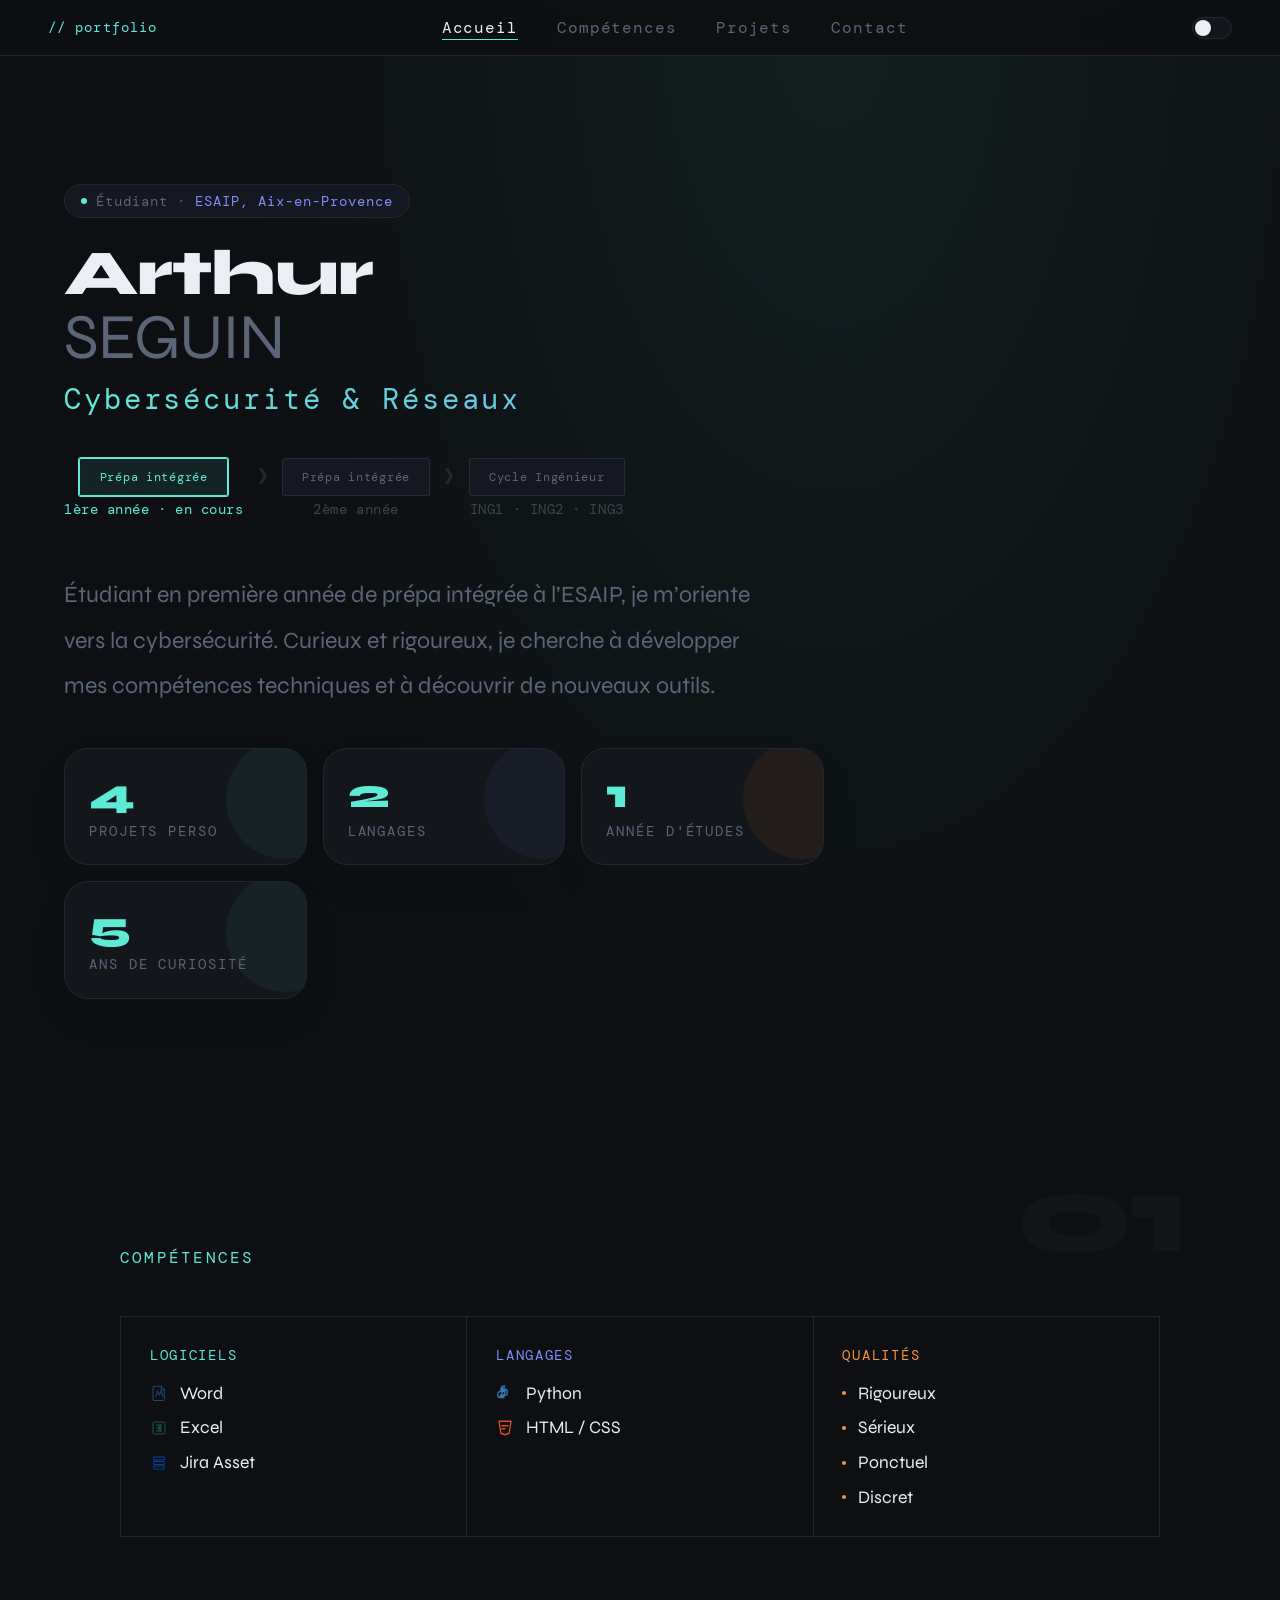
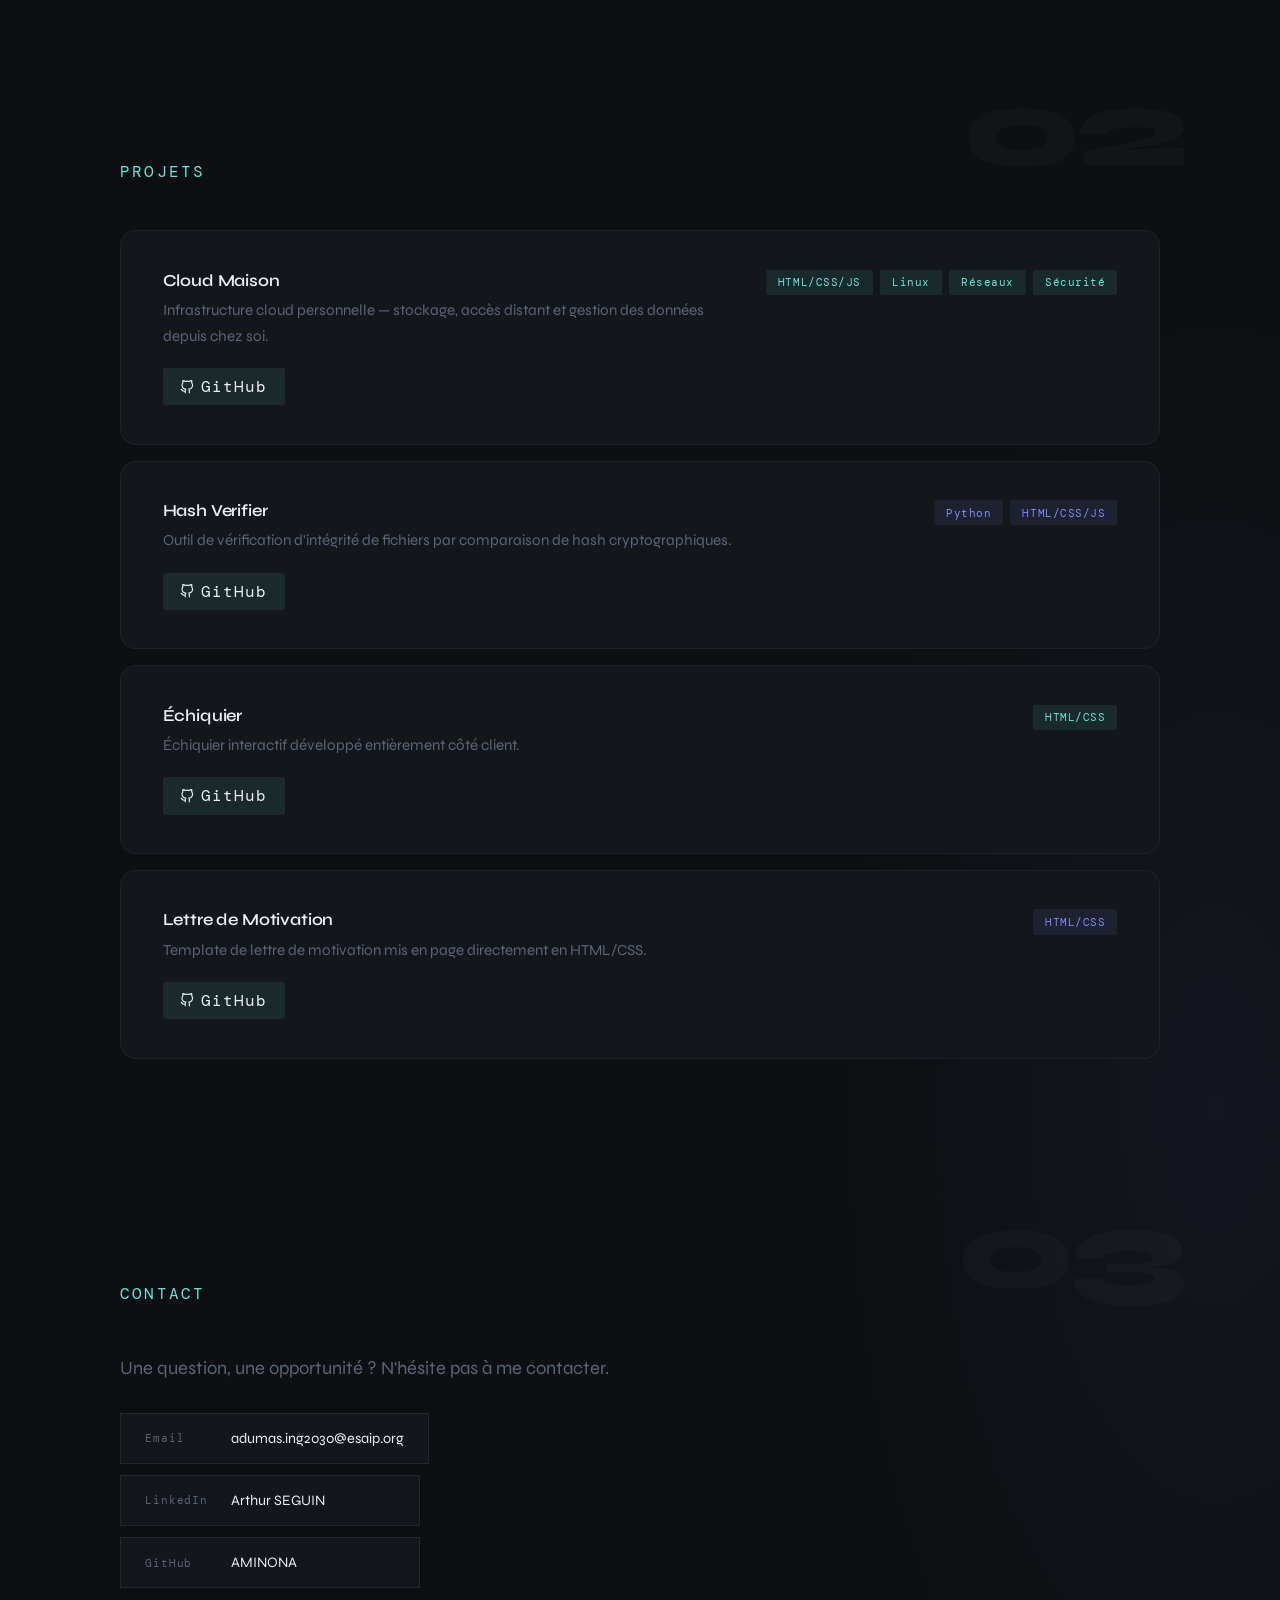
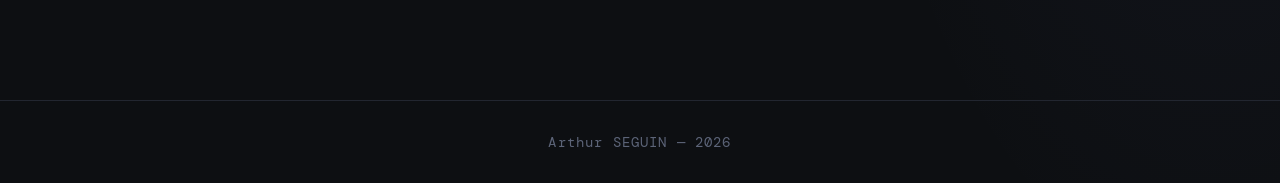
<file: index.html>
<!DOCTYPE html>
<html lang="fr" data-theme="dark">

<head>
	<meta charset="UTF-8" />
	<meta name="viewport" content="width=device-width, initial-scale=1.0" />
	<title>Portfolio — Arthur SEGUIN</title>
	<!-- Fonts Google -->
	<link rel="preconnect" href="https://fonts.googleapis.com" />
	<link rel="preconnect" href="https://fonts.gstatic.com" crossorigin />
	<link
		href="https://fonts.googleapis.com/css2?family=DM+Mono:ital,wght@0,300;0,400;0,500;1,300&family=Syne:wght@400;500;600;700;800&display=swap"
		rel="stylesheet" />
	<!-- Favicon de la page -->
	<link rel="icon" type="image/png" href="images/favicon.png">
	<!-- Fichier CSS principal -->
	<link rel="stylesheet" href="style/index.css" />
	<!-- Script JavaScript (defer = s'exécute après le chargement HTML) -->
	<script src="js/script.js" defer></script>
</head>

<body>
	<nav>
		<a href="https://aminona.github.io/portfolio/" class="nav-logo">// portfolio</a>
		<ul class="nav-links">
			<li><a href="#about" data-section="about">Accueil</a></li>
			<li><a href="#skills" data-section="skills">Compétences</a></li>
			<li><a href="#projects" data-section="projects">Projets</a></li>
			<li><a href="#contact" data-section="contact">Contact</a></li>
		</ul>
		<div class="toggle" id="themeToggle" title="Changer de thème" aria-label="Toggle theme"></div>
	</nav>
	<main>
		<!-- SECTION 1 : À PROPOS - Présentation et statistiques -->
		<section id="about">
			<div class="hero-school-badge">Étudiant · <span>ESAIP, Aix-en-Provence</span></div>
			<h1>Arthur<br /><em>SEGUIN</em></h1>
			<div class="hero-title">Cybersécurité &amp; Réseaux</div>
			<div class="parcours">
				<div class="parcours-step active">
					<div class="step-label">Prépa intégrée</div>
					<div class="step-sub blink">1ère année · en cours</div>
				</div>
				<div class="parcours-arrow">›</div>
				<div class="parcours-step future">
					<div class="step-label">Prépa intégrée</div>
					<div class="step-sub">2ème année</div>
				</div>
				<div class="parcours-arrow">›</div>
				<div class="parcours-step future">
					<div class="step-label">Cycle Ingénieur</div>
					<div class="step-sub">ING1 · ING2 · ING3</div>
				</div>
			</div>
			<p class="hero-bio">
				Étudiant en première année de prépa intégrée à l’ESAIP, je m’oriente vers la cybersécurité.
				Curieux et rigoureux, je cherche à développer mes compétences techniques et à découvrir de nouveaux
				outils.
			</p>
			<div class="hero-stats">
				<div onclick="window.location.href='#projects'" style="cursor: pointer;" class="stat-item">
					<div class="stat-value" data-target="4">0</div>
					<div class="stat-label">Projets perso</div>
				</div>
				<div class="stat-item">
					<div class="stat-value" data-target="2">0</div>
					<div class="stat-label">Langages</div>
				</div>
				<div class="stat-item">
					<div class="stat-value" data-target="1">0</div>
					<div class="stat-label">Année d'études</div>
				</div>
				<div class="stat-item">
					<div class="stat-value" data-target="5">0</div>
					<div class="stat-label">Ans de curiosité</div>
				</div>
			</div>
		</section>
		<!-- SECTION 2 : COMPÉTENCES - Langages, logiciels et qualités -->
		<section id="skills">
			<div class="sec-num">01</div>
			<div class="section-label fade-in">Compétences</div>
			<div class="skills-grid fade-in">
				<div class="skill-group">
					<div class="skill-group-title">Logiciels</div>
					<ul class="skill-list">
						<li class="skill-item word"><span class="skill-icon"><svg viewBox="0 0 24 24">
									<path d="M5 3h10l4 4v14a1 1 0 0 1-1 1H5a1 1 0 0 1-1-1V4a1 1 0 0 1 1-1z" />
									<path d="M15 3v5h5" />
									<path d="M8 17l2-8 2.5 6L15 9l2 8" />
								</svg></span>Word</li>
						<li class="skill-item excel"><span class="skill-icon"><svg viewBox="0 0 24 24">
									<rect x="4" y="4" width="16" height="16" rx="2" />
									<path d="M8 8h8" />
									<path d="M8 12h8" />
									<path d="M8 16h8" />
									<path d="M11 8l4 8" />
									<path d="M15 8l-4 8" />
								</svg></span>Excel</li>
						<li class="skill-item jira"><span class="skill-icon"><svg viewBox="0 0 24 24">
									<path d="M5 4h14v4H5z" />
									<path d="M5 10h14v4H5z" />
									<path d="M5 16h14v4H5z" />
								</svg></span>Jira Asset</li>
					</ul>
				</div>
				<div class="skill-group">
					<div class="skill-group-title">Langages</div>
					<ul class="skill-list">
						<li class="skill-item python"><span class="skill-icon"><svg viewBox="0 0 24 24" fill="none"
									stroke="currentColor" stroke-width="1.8" stroke-linecap="round"
									stroke-linejoin="round">
									<path
										d="M11.5 2.5c-3 0-5 1.7-5 4.5v2h5v1h-6a3 3 0 0 0-3 3v2a3 3 0 0 0 3 3h5v-1.5h-4.5v-1.5h6c1.8 0 3-1.3 3-3v-2c0-1.7-1.2-3-3-3h-5v1h5v2.5c0 2.8-2 4.5-5 4.5z" />
									<circle cx="9" cy="6.5" r="1" />
								</svg></span>Python</li>
						<li class="skill-item htmlcss"><span class="skill-icon"><svg viewBox="0 0 24 24" fill="none"
									stroke="currentColor" stroke-width="1.8" stroke-linecap="round"
									stroke-linejoin="round">
									<path d="M4 3h16l-2.5 16L12 21l-5.5-2L4 3z" />
									<path d="M8 9h8M8 13h4" />
								</svg></span>HTML / CSS</li>
					</ul>
				</div>
				<div class="skill-group">
					<div class="skill-group-title">Qualités</div>
					<ul class="skill-list">
						<li class="skill-item"><span class="skill-dot"></span>Rigoureux</li>
						<li class="skill-item"><span class="skill-dot"></span>Sérieux</li>
						<li class="skill-item"><span class="skill-dot"></span>Ponctuel</li>
						<li class="skill-item"><span class="skill-dot"></span>Discret</li>
					</ul>
				</div>
			</div>
		</section>
		<!-- SECTION 3 : PROJETS - Liste des projets avec liens et aperçus -->
		<section id="projects">
			<div class="sec-num">02</div>
			<div class="section-label fade-in">Projets</div>
			<div class="projects-list fade-in">
				<div class="project-item featured">
					<div class="project-top">
						<div class="project-info">
							<div class="project-name">Cloud Maison</div>
							<div class="project-desc">Infrastructure cloud personnelle — stockage, accès distant et
								gestion des données depuis chez soi.</div>
						</div>
						<div class="project-tags"><span class="project-tag">HTML/CSS/JS</span><span
								class="project-tag">Linux</span><span class="project-tag">Réseaux</span><span
								class="project-tag">Sécurité</span></div>
					</div>
					<div class="project-links">
						<a href="https://github.com/AMINONA/Cloud" target="_blank" rel="noopener"
							class="project-btn"><svg viewBox="0 0 24 24">
								<path
									d="M9 19c-5 1.5-5-2.5-7-3m14 6v-3.87a3.37 3.37 0 0 0-.94-2.61c3.14-.35 6.44-1.54 6.44-7A5.44 5.44 0 0 0 20 4.77 5.07 5.07 0 0 0 19.91 1S18.73.65 16 2.48a13.38 13.38 0 0 0-7 0C6.27.65 5.09 1 5.09 1A5.07 5.07 0 0 0 5 4.77a5.44 5.44 0 0 0-1.5 3.78c0 5.42 3.3 6.61 6.44 7A3.37 3.37 0 0 0 9 18.13V22" />
							</svg>GitHub</a>
						<a href="apercu.html" target="_blank" rel="noopener" class="project-btn preview"><svg
								viewBox="0 0 24 24">
								<path d="M18 13v6a2 2 0 0 1-2 2H5a2 2 0 0 1-2-2V8a2 2 0 0 1 2-2h6" />
								<polyline points="15 3 21 3 21 9" />
								<line x1="10" y1="14" x2="21" y2="3" />
							</svg>Aperçu</a>
					</div>
				</div>
				<div class="project-item">
					<div class="project-top">
						<div class="project-info">
							<div class="project-name">Hash Verifier</div>
							<div class="project-desc">Outil de vérification d'intégrité de fichiers par comparaison de
								hash cryptographiques.</div>
						</div>
						<div class="project-tags"><span class="project-tag">Python</span><span
								class="project-tag">HTML/CSS/JS</span></div>
					</div>
					<div class="project-links"><a href="https://github.com/AMINONA/Hash-Verifier" target="_blank"
							rel="noopener" class="project-btn"><svg viewBox="0 0 24 24">
								<path
									d="M9 19c-5 1.5-5-2.5-7-3m14 6v-3.87a3.37 3.37 0 0 0-.94-2.61c3.14-.35 6.44-1.54 6.44-7A5.44 5.44 0 0 0 20 4.77 5.07 5.07 0 0 0 19.91 1S18.73.65 16 2.48a13.38 13.38 0 0 0-7 0C6.27.65 5.09 1 5.09 1A5.07 5.07 0 0 0 5 4.77a5.44 5.44 0 0 0-1.5 3.78c0 5.42 3.3 6.61 6.44 7A3.37 3.37 0 0 0 9 18.13V22" />
							</svg>GitHub</a><a href="apercu.html" target="_blank" rel="noopener"
							class="project-btn preview"><svg viewBox="0 0 24 24">
								<path d="M18 13v6a2 2 0 0 1-2 2H5a2 2 0 0 1 2-2V8a2 2 0 0 1 2-2h6" />
								<polyline points="15 3 21 3 21 9" />
								<line x1="10" y1="14" x2="21" y2="3" />
							</svg>Aperçu</a></div>
				</div>
				<div class="project-item">
					<div class="project-top">
						<div class="project-info">
							<div class="project-name">Échiquier</div>
							<div class="project-desc">Échiquier interactif développé entièrement côté client.</div>
						</div>
						<div class="project-tags"><span class="project-tag">HTML/CSS</span></div>
					</div>
					<div class="project-links"><a href="https://github.com/AMINONA/Chess" target="_blank" rel="noopener"
							class="project-btn"><svg viewBox="0 0 24 24">
								<path
									d="M9 19c-5 1.5-5-2.5-7-3m14 6v-3.87a3.37 3.37 0 0 0-.94-2.61c3.14-.35 6.44-1.54 6.44-7A5.44 5.44 0 0 0 20 4.77 5.07 5.07 0 0 0 19.91 1S18.73.65 16 2.48a13.38 13.38 0 0 0-7 0C6.27.65 5.09 1 5.09 1A5.07 5.07 0 0 0 5 4.77a5.44 5.44 0 0 0-1.5 3.78c0 5.42 3.3 6.61 6.44 7A3.37 3.37 0 0 0 9 18.13V22" />
							</svg>GitHub</a><a href="apercu.html" target="_blank" rel="noopener"
							class="project-btn preview"><svg viewBox="0 0 24 24">
								<path d="M18 13v6a2 2 0 0 1-2 2H5a2 2 0 0 1 2-2V8a2 2 0 0 1 2-2h6" />
								<polyline points="15 3 21 3 21 9" />
								<line x1="10" y1="14" x2="21" y2="3" />
							</svg>Aperçu</a></div>
				</div>
				<div class="project-item">
					<div class="project-top">
						<div class="project-info">
							<div class="project-name">Lettre de Motivation</div>
							<div class="project-desc">Template de lettre de motivation mis en page directement en
								HTML/CSS.</div>
						</div>
						<div class="project-tags"><span class="project-tag">HTML/CSS</span></div>
					</div>
					<div class="project-links"><a href="https://github.com/AMINONA/Lettre-de-motivation-HTML-CSS"
							target="_blank" rel="noopener" class="project-btn"><svg viewBox="0 0 24 24">
								<path
									d="M9 19c-5 1.5-5-2.5-7-3m14 6v-3.87a3.37 3.37 0 0 0-.94-2.61c3.14-.35 6.44-1.54 6.44-7A5.44 5.44 0 0 0 20 4.77 5.07 5.07 0 0 0 19.91 1S18.73.65 16 2.48a13.38 13.38 0 0 0-7 0C6.27.65 5.09 1 5.09 1A5.07 5.07 0 0 0 5 4.77a5.44 5.44 0 0 0-1.5 3.78c0 5.42 3.3 6.61 6.44 7A3.37 3.37 0 0 0 9 18.13V22" />
							</svg>GitHub</a><a href="apercu.html" target="_blank" rel="noopener"
							class="project-btn preview"><svg viewBox="0 0 24 24">
								<path d="M18 13v6a2 2 0 0 1-2 2H5a2 2 0 0 1 2-2V8a2 2 0 0 1 2-2h6" />
								<polyline points="15 3 21 3 21 9" />
								<line x1="10" y1="14" x2="21" y2="3" />
							</svg>Aperçu</a>
					</div>
				</div>
			</div>
		</section>
		<!-- SECTION 4 : CONTACT - Informations et moyens de contact -->
		<section id="contact">
			<div class="sec-num">03</div>
			<div class="section-label fade-in">Contact</div>
			<div class="fade-in">
				<p class="contact-intro">Une question, une opportunité ? N'hésite pas à me contacter.</p>
				<div class="contact-links">
					<a href="mailto:adumas.ing2030@esaip.org" class="contact-link"><span
							class="contact-label">Email</span><span class="contact-value">adumas.ing2030@esaip.org</span></a>
					<a href="https://www.linkedin.com/in/arthur--seguin/" target="_blank" rel="noopener"
						class="contact-link"><span class="contact-label">LinkedIn</span><span
							class="contact-value">Arthur SEGUIN</span></a>
					<a href="https://github.com/AMINONA" target="_blank" rel="noopener" class="contact-link"><span
							class="contact-label">GitHub</span><span class="contact-value">AMINONA</span></a>
				</div>
			</div>
		</section>
	</main>
	<footer>
		<p class="footer-text">Arthur SEGUIN — 2026</p>
	</footer>

	<!-- 
	MODAL DE PRÉVISUALISATION DES PROJETS
	=======================================
	Cette div contient le popup pour voir les projets
	Ouverte/fermée par JavaScript (script.js)
	- Ouverture : clic sur "Aperçu" d'un projet
	- Fermeture : croix, clic en dehors du modal, ou touche Échap
	-->
	<div class="preview-modal" aria-hidden="true">
		<div class="preview-backdrop"></div>
		<div class="preview-content" role="dialog" aria-modal="true" aria-label="Aperçu de projet">
			<div class="preview-header">
				<span class="preview-title">Aperçu du projet</span>
				<button class="preview-close" type="button" aria-label="Fermer l’aperçu">×</button>
			</div>
			<iframe class="preview-iframe" src="" title="Aperçu du projet" frameborder="0"></iframe>
		</div>
	</div>
</body>

</html>
</file>
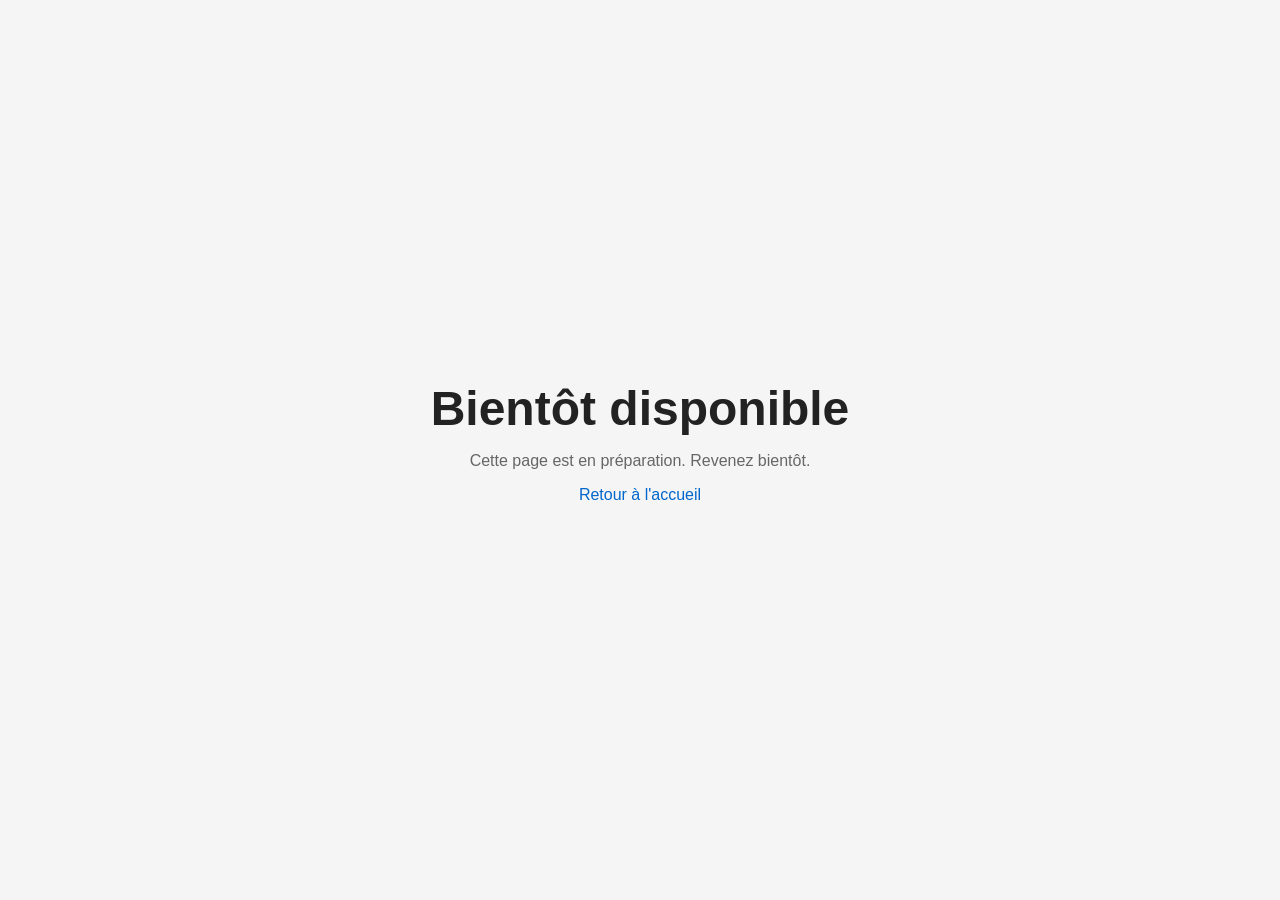
<file: apercu.html>
<!doctype html>
<html lang="fr">

<head>
    <meta charset="utf-8">
    <meta name="viewport" content="width=device-width, initial-scale=1">
    <title>Page d'aperçu — Bientôt disponible</title>
    <style>
        body {
            display: flex;
            align-items: center;
            justify-content: center;
            height: 100vh;
            margin: 0;
            font-family: Arial, Helvetica, sans-serif;
            background: #f5f5f5;
            color: #222
        }

        .container {
            text-align: center;
            padding: 20px
        }

        h1 {
            font-size: 3rem;
            margin: 0
        }

        p {
            margin-top: 1rem;
            color: #666
        }

        a {
            color: #0066cc;
            text-decoration: none
        }

        a:hover {
            text-decoration: underline
        }
    </style>
</head>

<body>
    <div class="container">
        <h1>Bientôt disponible</h1>
        <p>Cette page est en préparation. Revenez bientôt.</p>
        <p><a href="portfolio_v24_refonte.html">Retour à l'accueil</a></p>
    </div>
</body>

</html>
</file>
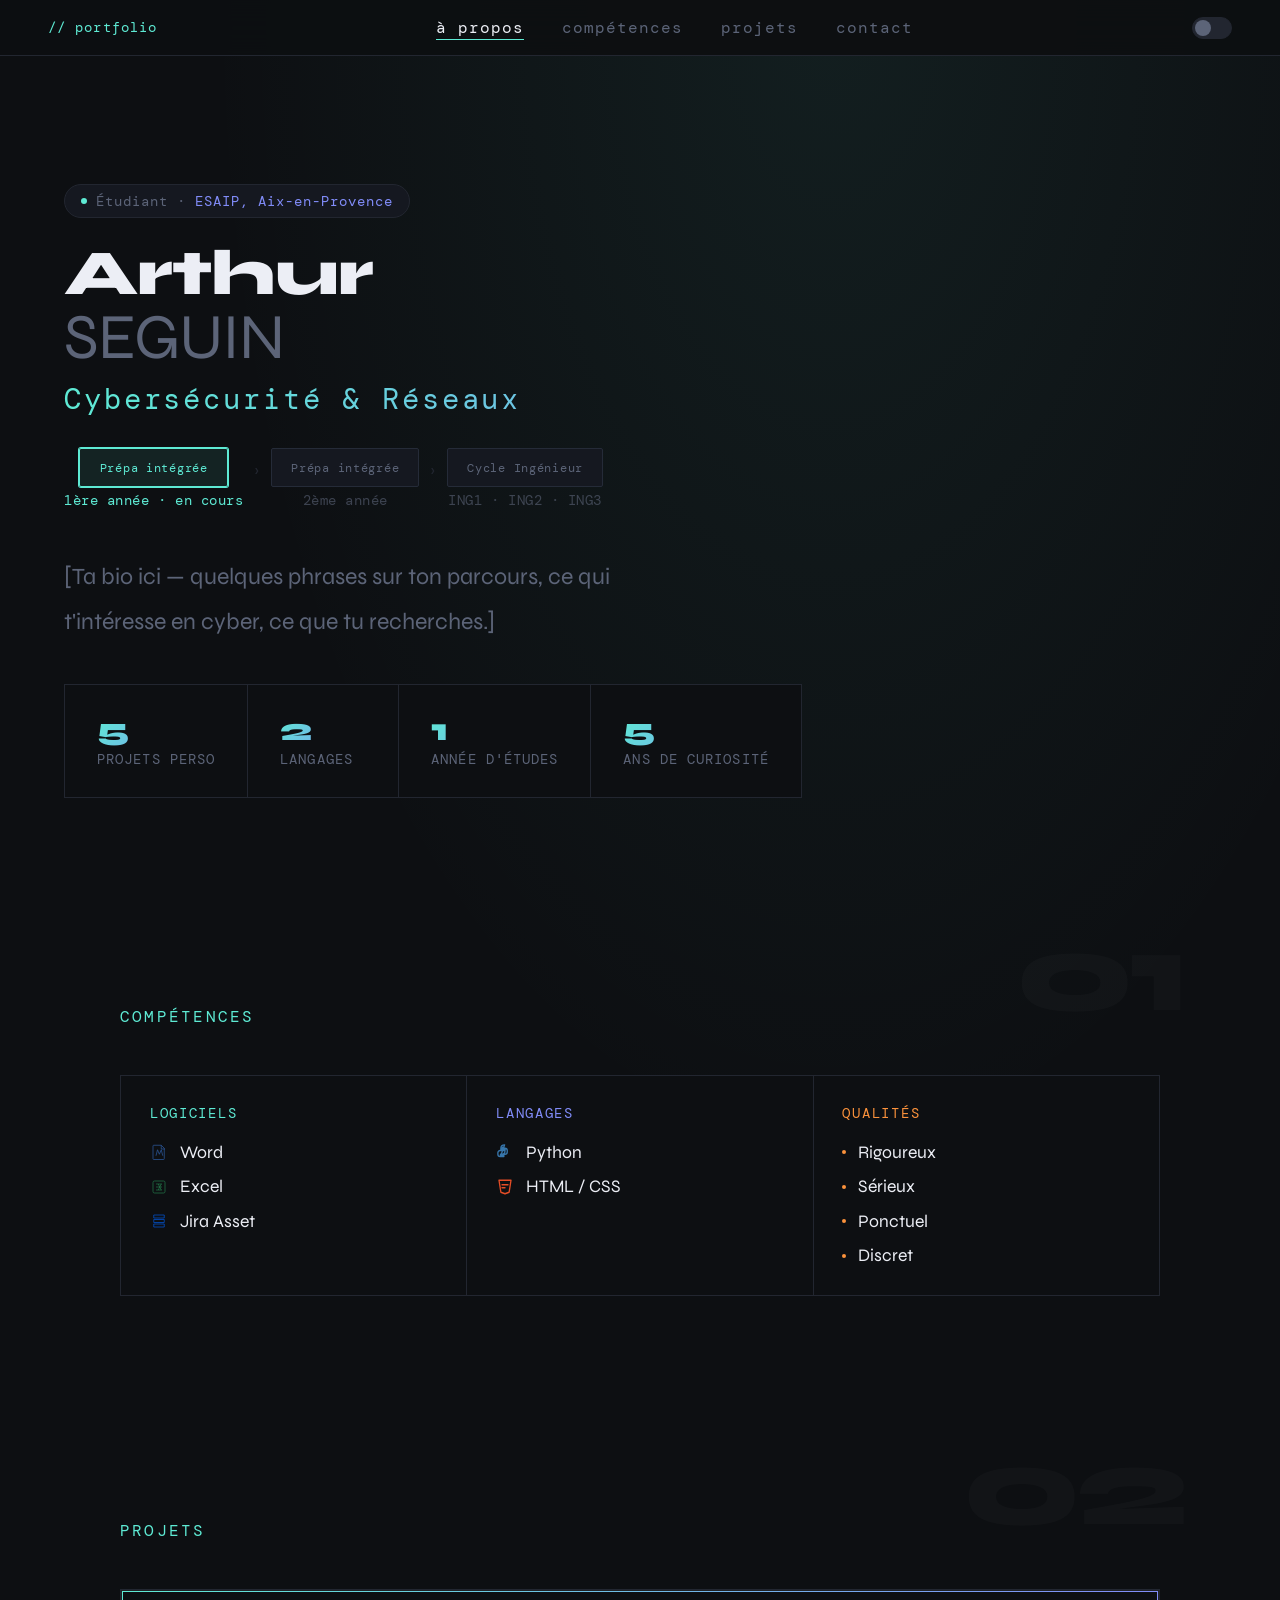
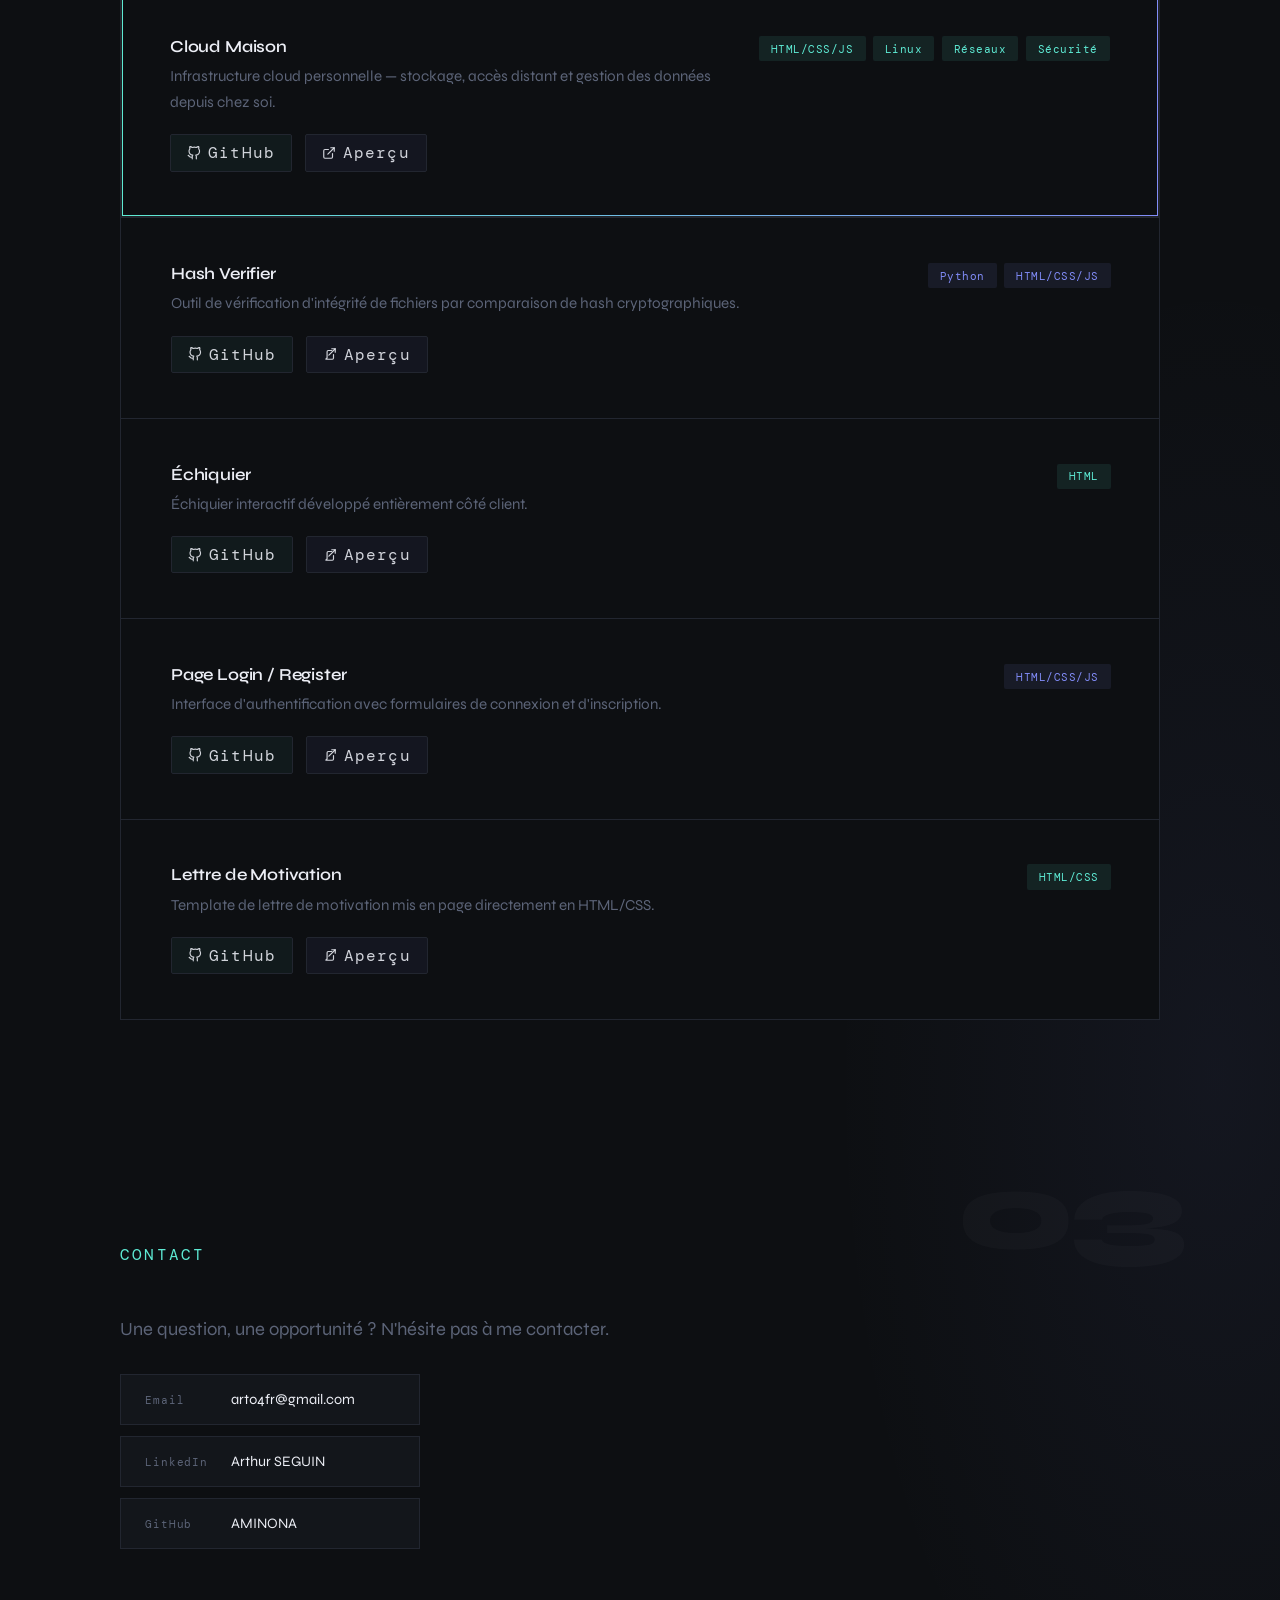
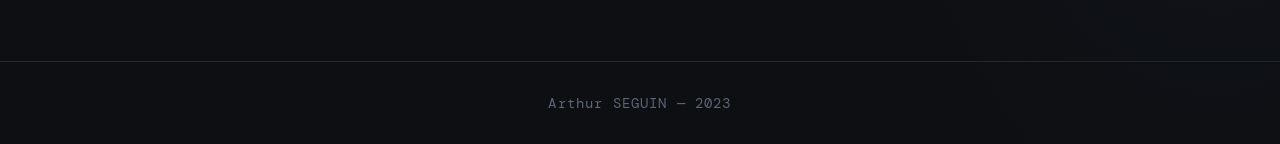
<file: portfolio_v24_refonte.html>
<!DOCTYPE html>
<html lang="fr" data-theme="dark">
<head>
  <meta charset="UTF-8" />
  <meta name="viewport" content="width=device-width, initial-scale=1.0" />
  <title>Portfolio — [Prénom Nom]</title>
  <link rel="preconnect" href="https://fonts.googleapis.com" />
  <link rel="preconnect" href="https://fonts.gstatic.com" crossorigin />
  <link href="https://fonts.googleapis.com/css2?family=DM+Mono:ital,wght@0,300;0,400;0,500;1,300&family=Syne:wght@400;500;600;700;800&display=swap" rel="stylesheet" />
  <style>
    :root {
      --ease: cubic-bezier(.25,.46,.45,.94);
      --transition: .35s var(--ease);
      --bg: #0d0f12;
      --surface: #13161b;
      --border: #222630;
      --text: #eceef5;
      --muted: #5c6478;
      --accent: #5eead4;
      --accent2: #818cf8;
      --accent3: #fb923c;
      --accent-dim: rgba(94,234,212,.09);
      --accent2-dim: rgba(129,140,248,.09);
      --tag-bg: #151820;
      --tag-border: #252b38;
      --num-color: rgba(255,255,255,.025);
      --grad-hero: radial-gradient(ellipse 70% 50% at 65% 0%, rgba(94,234,212,.07) 0%, transparent 70%), radial-gradient(ellipse 50% 40% at 95% 80%, rgba(129,140,248,.06) 0%, transparent 60%);
    }
    [data-theme="light"] {
      --bg: #f8f8f6;
      --surface: #ffffff;
      --border: #e2e4ec;
      --text: #111318;
      --muted: #8890a4;
      --accent: #0d9488;
      --accent2: #4f46e5;
      --accent3: #ea580c;
      --accent-dim: rgba(13,148,136,.07);
      --accent2-dim: rgba(79,70,229,.07);
      --tag-bg: #efefed;
      --tag-border: #dddde2;
      --num-color: rgba(0,0,0,.04);
      --grad-hero: radial-gradient(ellipse 70% 50% at 65% 0%, rgba(13,148,136,.06) 0%, transparent 70%), radial-gradient(ellipse 50% 40% at 95% 80%, rgba(79,70,229,.05) 0%, transparent 60%);
    }

    *, *::before, *::after { box-sizing: border-box; margin: 0; padding: 0; }
    html { scroll-behavior: smooth; }
    body {
      min-height: 100vh;
      overflow-x: hidden;
      font-family: 'Syne', sans-serif;
      background: var(--grad-hero), var(--bg);
      color: var(--text);
      transition: background var(--transition), color var(--transition);
    }
    a { color: inherit; text-decoration: none; }
    ul { list-style: none; }
    ::-webkit-scrollbar { width: 4px; }
    ::-webkit-scrollbar-track { background: var(--bg); }
    ::-webkit-scrollbar-thumb { background: var(--border); border-radius: 2px; }

    nav {
      position: fixed; inset: 0 0 auto 0;
      z-index: 10;
      display: flex; align-items: center; justify-content: space-between;
      padding: 0 3rem;
      height: 56px;
      background: rgba(13,15,18,.94);
      border-bottom: 1px solid var(--border);
      backdrop-filter: blur(14px);
    }
    .nav-logo { font-family: 'DM Mono', monospace; font-size: .85rem; color: var(--accent); letter-spacing: .08em; }
    .nav-links { display: flex; gap: 2.4rem; }
    .nav-links a {
      font-family: 'DM Mono', monospace;
      font-size: 1rem;
      color: var(--muted);
      letter-spacing: .06em;
      padding-bottom: 2px;
      position: relative;
      transition: color .2s;
    }
    .nav-links a::after {
      content: '';
      position: absolute;
      inset: auto 0 0;
      height: 1px;
      background: var(--accent);
      transform: scaleX(0);
      transform-origin: left;
      transition: transform .25s var(--ease);
    }
    .nav-links a:hover,
    .nav-links a.active { color: var(--text); }
    .nav-links a.active::after { transform: scaleX(1); }
    .toggle {
      width: 40px; height: 22px;
      border-radius: 999px;
      background: var(--border);
      border: 1px solid var(--border);
      position: relative;
      cursor: pointer;
      flex-shrink: 0;
      transition: background .3s;
    }
    .toggle::after {
      content: '';
      position: absolute;
      inset: 2px auto auto 2px;
      width: 16px; height: 16px;
      border-radius: 50%;
      background: var(--muted);
      transition: transform .3s var(--ease), background .3s;
    }
    [data-theme="light"] .toggle::after {
      transform: translateX(18px);
      background: var(--accent);
    }

    main { padding-top: 56px; }
    section {
      width: min(1300px, 90vw);
      margin: 0 auto;
      padding: 7rem 3.5rem;
      position: relative;
    }

    .sec-num {
      position: absolute;
      top: 1.5rem; right: 2rem;
      font-family: 'Syne', sans-serif;
      font-weight: 800;
      font-size: 7rem;
      line-height: 1;
      color: var(--num-color);
      pointer-events: none;
      user-select: none;
      letter-spacing: -.04em;
    }
    .section-label {
      font-family: 'DM Mono', monospace;
      font-size: 1rem;
      color: var(--accent);
      letter-spacing: .14em;
      text-transform: uppercase;
      margin-bottom: 3rem;
    }

    #about {
      padding: 8rem 0 6rem;
      display: flex;
      flex-direction: column;
      justify-content: center;
    }
    .hero-school-badge {
      display: inline-flex;
      align-items: center;
      gap: .55rem;
      padding: .45rem 1rem;
      border: 1px solid var(--border);
      border-radius: 99px;
      background: var(--tag-bg);
      color: var(--muted);
      font-family: 'DM Mono', monospace;
      font-size: .9rem;
      letter-spacing: .07em;
      margin-bottom: 1.5rem;
      width: max-content;
      max-width: 100%;
    }
    .hero-school-badge::before {
      content: '';
      width: 6px; height: 6px;
      border-radius: 50%;
      background: var(--accent);
      display: inline-block;
      animation: pulse 2.5s ease-in-out infinite;
    }
    .hero-school-badge span { color: var(--accent2); }
    h1 {
      font-size: clamp(4rem, 5vw, 5.3rem);
      font-weight: 800;
      line-height: 1;
      letter-spacing: -.02em;
      margin-bottom: .6rem;
    }
    h1 em { color: var(--muted); font-style: normal; font-weight: 400; }
    .hero-title {
      font-family: 'DM Mono', monospace;
      font-size: 1.8rem;
      letter-spacing: .1em;
      margin-bottom: 1.9rem;
      background: linear-gradient(90deg, var(--accent), var(--accent2));
      -webkit-background-clip: text;
      -webkit-text-fill-color: transparent;
      background-clip: text;
    }

    .parcours {
      display: flex;
      flex-wrap: wrap;
      gap: .45rem;
      align-items: center;
      margin-bottom: 2.8rem;
    }
    .parcours-step {
      display: flex;
      flex-direction: column;
      align-items: center;
      gap: .3rem;
      font-family: 'DM Mono', monospace;
      font-size: .75rem;
      letter-spacing: .06em;
    }
    .step-label {
      padding: .65rem 1.2rem;
      border-radius: 2px;
      border: 1px solid var(--tag-border);
      background: var(--tag-bg);
      color: var(--muted);
      transition: all .2s;
    }
    .step-sub {
      font-size: .85rem;
      color: var(--muted);
      letter-spacing: .04em;
      opacity: .6;
    }
    .parcours-step.active .step-label {
      border-color: var(--accent);
      color: var(--accent);
      background: var(--accent-dim);
      box-shadow: 0 0 0 1px var(--accent);
    }
    .parcours-step.active .step-sub { color: var(--accent); opacity: 1; }
    .blink { animation: blink 2.2s ease-in-out infinite; }
    .parcours-arrow {
      font-family: 'DM Mono', monospace;
      font-size: 1rem;
      color: var(--border);
      padding: 0 .1rem;
      margin-bottom: 1rem;
      flex-shrink: 0;
    }

    .hero-bio {
      font-size: 1.45rem;
      color: var(--muted);
      line-height: 1.95;
      max-width: 560px;
      margin-bottom: 2.5rem;
    }

    .hero-stats {
      display: flex;
      flex-wrap: wrap;
      gap: 1px;
      background: var(--border);
      border: 1px solid var(--border);
      width: fit-content;
      margin-bottom: 0;
    }
    .stat-item {
      background: var(--bg);
      padding: 1.8rem 2rem;
      display: flex;
      flex-direction: column;
      gap: .3rem;
      min-width: 150px;
      justify-content: center;
    }
    .stat-value {
      font-size: 2rem;
      font-weight: 800;
      line-height: 1;
      letter-spacing: -.03em;
      background: linear-gradient(135deg, var(--accent), var(--accent2));
      -webkit-background-clip: text;
      -webkit-text-fill-color: transparent;
      background-clip: text;
    }
    .stat-label {
      font-family: 'DM Mono', monospace;
      font-size: .85rem;
      letter-spacing: .08em;
      color: var(--muted);
      text-transform: uppercase;
    }

    .skills-grid {
      display: grid;
      grid-template-columns: repeat(auto-fit, minmax(220px, 1fr));
      gap: 1px;
      background: var(--border);
      border: 1px solid var(--border);
    }
    .skill-group {
      background: var(--bg);
      padding: 1.8rem;
    }
    .skill-group-title {
      font-family: 'DM Mono', monospace;
      font-size: .9rem;
      letter-spacing: .12em;
      text-transform: uppercase;
      margin-bottom: 1.2rem;
    }
    .skill-group:nth-child(1) .skill-group-title { color: var(--accent); }
    .skill-group:nth-child(2) .skill-group-title { color: var(--accent2); }
    .skill-group:nth-child(3) .skill-group-title { color: var(--accent3); }
    .skill-list { display: flex; flex-direction: column; gap: .85rem; }
    .skill-item { display: flex; align-items: center; gap: .75rem; font-size: 1.1rem; color: var(--text); }
    .skill-icon { width: 18px; height: 18px; display: flex; align-items: center; justify-content: center; color: var(--accent2); flex-shrink: 0; }
    .skill-icon svg { width: 100%; height: 100%; stroke: currentColor; fill: none; }
    .skill-item.word .skill-icon { color: #2b579a; }
    .skill-item.excel .skill-icon { color: #217346; }
    .skill-item.jira .skill-icon { color: #0052cc; }
    .skill-item.python .skill-icon { color: #3776ab; }
    .skill-item.htmlcss .skill-icon { color: #e44d26; }
    .skill-dot { width: 4px; height: 4px; border-radius: 50%; background: var(--accent3); }

    .projects-list {
      display: flex;
      flex-direction: column;
      gap: 1px;
      background: var(--border);
      border: 1px solid var(--border);
    }
    .project-item {
      position: relative;
      background: var(--bg);
      padding: 2.8rem 3rem;
      display: grid;
      gap: 1.15rem;
      border-left: 2px solid transparent;
      overflow: hidden;
      transition: background .25s var(--ease), border-color .25s var(--ease), box-shadow .25s var(--ease);
    }
    .project-item::after {
      content: '';
      position: absolute;
      left: 4px;
      top: 50%;
      width: 2px;
      height: 0;
      background: var(--accent);
      transform: translateY(-50%);
      transition: height .25s var(--ease), background .25s var(--ease);
      z-index: 3;
    }
    .project-item:nth-child(even)::after { background: var(--accent2); }
    .project-item:hover {
      background: var(--surface);
      border-left-color: transparent;
      box-shadow: inset 6px 0 0 0 var(--surface);
    }
    .project-item:hover::after { height: 80%; }
    .project-top { display: flex; align-items: flex-start; justify-content: space-between; gap: 1.2rem; }
    .project-info { flex: 1; }
    .project-name { font-size: 1.05rem; font-weight: 600; margin-bottom: .45rem; letter-spacing: -.01em; }
    .project-desc { font-size: .95rem; color: var(--muted); line-height: 1.7; }
    .project-tags { display: flex; flex-wrap: wrap; gap: .45rem; justify-content: flex-end; flex-shrink: 0; }
    .project-tag {
      font-family: 'DM Mono', monospace;
      font-size: .68rem;
      letter-spacing: .05em;
      padding: .35rem .75rem;
      border-radius: 2px;
    }
    .project-item:nth-child(odd) .project-tag { background: var(--accent-dim); color: var(--accent); }
    .project-item:nth-child(even) .project-tag { background: var(--accent2-dim); color: var(--accent2); }
    .project-links { display: flex; gap: .8rem; flex-wrap: wrap; }
    .project-btn {
      display: inline-flex;
      align-items: center;
      gap: .45rem;
      font-family: 'DM Mono', monospace;
      font-size: 1rem;
      letter-spacing: .07em;
      padding: .45rem 1rem;
      border-radius: 2px;
      border: 1px solid var(--border);
      color: rgba(236,238,245,.88);
      background: rgba(94,234,212,.05);
      transition: border-color .2s, color .2s, background .2s;
    }
    .project-btn:hover { color: rgba(236,238,245,.98); border-color: var(--accent); background: rgba(94,234,212,.12); }
    .project-btn.preview {
      background: rgba(129,140,248,.06);
      color: rgba(236,238,245,.88);
      border-color: var(--border);
    }
    .project-btn.preview:hover { color: rgba(236,238,245,.98); background: rgba(129,140,248,.14); border-color: var(--accent2); }
    .project-btn svg { width: 14px; height: 14px; stroke: currentColor; fill: none; stroke-width: 2; stroke-linecap: round; stroke-linejoin: round; }

    .project-item.featured {
      border: 1px solid rgba(255,255,255,.08);
      background: var(--bg);
    }
    .project-item.featured:hover {
      background: var(--surface);
      box-shadow: inset 18px 0 0 0 var(--surface);
    }
    .project-item.featured::before {
      content: '';
      position: absolute;
      inset: 0;
      padding: 1px;
      pointer-events: none;
      background: linear-gradient(90deg, var(--accent), var(--accent2), var(--accent3), var(--accent));
      background-size: 300% 100%;
      animation: borderMove 5s linear infinite;
      mask: linear-gradient(#fff 0 0) content-box, linear-gradient(#fff 0 0);
      mask-composite: exclude;
      -webkit-mask-composite: xor;
    }

    #contact .section-label, footer { margin-top: 0; }
    .contact-intro { font-size: 1.15rem; color: var(--muted); line-height: 1.8; max-width: 520px; margin-bottom: 1.75rem; }
    .contact-links { display: flex; flex-direction: column; gap: .7rem; }
    .contact-link {
      display: flex;
      align-items: center;
      gap: 1rem;
      padding: 1rem 1.5rem;
      border: 1px solid var(--border);
      background: var(--surface);
      transition: border-color .2s, background .2s;
      width: fit-content;
      min-width: 300px;
    }
    .contact-link:hover { border-color: var(--accent2); background: var(--accent2-dim); }
    .contact-label { font-family: 'DM Mono', monospace; font-size: .7rem; letter-spacing: .08em; color: var(--muted); min-width: 70px; }
    .contact-value { font-size: .9rem; color: var(--text); }
    footer { border-top: 1px solid var(--border); padding: 2rem; text-align: center; }
    .footer-text { font-family: 'DM Mono', monospace; font-size: .9rem; color: var(--muted); letter-spacing: .08em; }

    .fade-in { opacity: 0; transform: translateY(16px); transition: opacity .55s var(--ease), transform .55s var(--ease); }
    .fade-in.visible { opacity: 1; transform: none; }

    @keyframes pulse { 0%,100% { opacity: 1; } 50% { opacity: .3; } }
    @keyframes blink { 0%,100% { opacity: 1; } 45%,55% { opacity: .25; } }
    @keyframes borderMove { from { background-position: 0 50%; } to { background-position: 300% 50%; } }

    @media (max-width: 900px) {
      .hero-stats { width: 100%; max-width: 100%; }
      section { width: min(100%, 95vw); padding: 4rem 1.2rem; }
    }
    @media (max-width: 640px) {
      nav { padding: 0 1.25rem; }
      .nav-links { display: none; }
      section { padding: 4rem 1.25rem; }
      .sec-num { font-size: 4.5rem; top: 1rem; right: 1.25rem; }
      .project-top { flex-direction: column; }
      .project-tags { justify-content: flex-start; }
      .contact-link { min-width: 0; width: 100%; }
      .hero-stats { justify-content: center; width: 100%; }
      .stat-item { padding: .75rem; }
      .stat-value { font-size: 1rem; }
      .stat-label { font-size: .75rem; line-height: 1.3; }
    }
  </style>
</head>
<body>
  <nav>
    <span class="nav-logo">// portfolio</span>
    <ul class="nav-links">
      <li><a href="#about" data-section="about">à propos</a></li>
      <li><a href="#skills" data-section="skills">compétences</a></li>
      <li><a href="#projects" data-section="projects">projets</a></li>
      <li><a href="#contact" data-section="contact">contact</a></li>
    </ul>
    <div class="toggle" id="themeToggle" title="Changer de thème" aria-label="Toggle theme"></div>
  </nav>
  <main>
    <section id="about">
      <div class="hero-school-badge">Étudiant · <span>ESAIP, Aix-en-Provence</span></div>
      <h1>Arthur<br /><em>SEGUIN</em></h1>
      <div class="hero-title">Cybersécurité &amp; Réseaux</div>
      <div class="parcours">
        <div class="parcours-step active">
          <div class="step-label">Prépa intégrée</div>
          <div class="step-sub blink">1ère année · en cours</div>
        </div>
        <div class="parcours-arrow">›</div>
        <div class="parcours-step future">
          <div class="step-label">Prépa intégrée</div>
          <div class="step-sub">2ème année</div>
        </div>
        <div class="parcours-arrow">›</div>
        <div class="parcours-step future">
          <div class="step-label">Cycle Ingénieur</div>
          <div class="step-sub">ING1 · ING2 · ING3</div>
        </div>
      </div>
      <p class="hero-bio">[Ta bio ici — quelques phrases sur ton parcours, ce qui t'intéresse en cyber, ce que tu recherches.]</p>
      <div class="hero-stats">
        <div class="stat-item"><div class="stat-value" data-target="5">0</div><div class="stat-label">Projets perso</div></div>
        <div class="stat-item"><div class="stat-value" data-target="2">0</div><div class="stat-label">Langages</div></div>
        <div class="stat-item"><div class="stat-value" data-target="1">0</div><div class="stat-label">Année d'études</div></div>
        <div class="stat-item"><div class="stat-value" data-target="5">0</div><div class="stat-label">Ans de curiosité</div></div>
      </div>
    </section>
    <section id="skills">
      <div class="sec-num">01</div>
      <div class="section-label fade-in">Compétences</div>
      <div class="skills-grid fade-in">
        <div class="skill-group">
          <div class="skill-group-title">Logiciels</div>
          <ul class="skill-list">
            <li class="skill-item word"><span class="skill-icon"><svg viewBox="0 0 24 24"><path d="M5 3h10l4 4v14a1 1 0 0 1-1 1H5a1 1 0 0 1-1-1V4a1 1 0 0 1 1-1z"/><path d="M15 3v5h5"/><path d="M8 17l2-8 2.5 6L15 9l2 8"/></svg></span>Word</li>
            <li class="skill-item excel"><span class="skill-icon"><svg viewBox="0 0 24 24"><rect x="4" y="4" width="16" height="16" rx="2"/><path d="M8 8h8"/><path d="M8 12h8"/><path d="M8 16h8"/><path d="M11 8l4 8"/><path d="M15 8l-4 8"/></svg></span>Excel</li>
            <li class="skill-item jira"><span class="skill-icon"><svg viewBox="0 0 24 24"><path d="M5 4h14v4H5z"/><path d="M5 10h14v4H5z"/><path d="M5 16h14v4H5z"/></svg></span>Jira Asset</li>
          </ul>
        </div>
        <div class="skill-group">
          <div class="skill-group-title">Langages</div>
          <ul class="skill-list">
            <li class="skill-item python"><span class="skill-icon"><svg viewBox="0 0 24 24" fill="none" stroke="currentColor" stroke-width="1.8" stroke-linecap="round" stroke-linejoin="round"><path d="M11.5 2.5c-3 0-5 1.7-5 4.5v2h5v1h-6a3 3 0 0 0-3 3v2a3 3 0 0 0 3 3h5v-1.5h-4.5v-1.5h6c1.8 0 3-1.3 3-3v-2c0-1.7-1.2-3-3-3h-5v1h5v2.5c0 2.8-2 4.5-5 4.5z"/><circle cx="9" cy="6.5" r="1"/></svg></span>Python</li>
            <li class="skill-item htmlcss"><span class="skill-icon"><svg viewBox="0 0 24 24" fill="none" stroke="currentColor" stroke-width="1.8" stroke-linecap="round" stroke-linejoin="round"><path d="M4 3h16l-2.5 16L12 21l-5.5-2L4 3z"/><path d="M8 9h8M8 13h4"/></svg></span>HTML / CSS</li>
          </ul>
        </div>
        <div class="skill-group">
          <div class="skill-group-title">Qualités</div>
          <ul class="skill-list">
            <li class="skill-item"><span class="skill-dot"></span>Rigoureux</li>
            <li class="skill-item"><span class="skill-dot"></span>Sérieux</li>
            <li class="skill-item"><span class="skill-dot"></span>Ponctuel</li>
            <li class="skill-item"><span class="skill-dot"></span>Discret</li>
          </ul>
        </div>
      </div>
    </section>
    <section id="projects">
      <div class="sec-num">02</div>
      <div class="section-label fade-in">Projets</div>
      <div class="projects-list fade-in">
        <div class="project-item featured">
          <div class="project-top">
            <div class="project-info">
              <div class="project-name">Cloud Maison</div>
              <div class="project-desc">Infrastructure cloud personnelle — stockage, accès distant et gestion des données depuis chez soi.</div>
            </div>
            <div class="project-tags"><span class="project-tag">HTML/CSS/JS</span><span class="project-tag">Linux</span><span class="project-tag">Réseaux</span><span class="project-tag">Sécurité</span></div>
          </div>
          <div class="project-links">
            <a href="https://github.com/[tonprofil]/cloud-maison" target="_blank" rel="noopener" class="project-btn"><svg viewBox="0 0 24 24"><path d="M9 19c-5 1.5-5-2.5-7-3m14 6v-3.87a3.37 3.37 0 0 0-.94-2.61c3.14-.35 6.44-1.54 6.44-7A5.44 5.44 0 0 0 20 4.77 5.07 5.07 0 0 0 19.91 1S18.73.65 16 2.48a13.38 13.38 0 0 0-7 0C6.27.65 5.09 1 5.09 1A5.07 5.07 0 0 0 5 4.77a5.44 5.44 0 0 0-1.5 3.78c0 5.42 3.3 6.61 6.44 7A3.37 3.37 0 0 0 9 18.13V22"/></svg>GitHub</a>
            <a href="apercu.html" target="_blank" rel="noopener" class="project-btn preview"><svg viewBox="0 0 24 24"><path d="M18 13v6a2 2 0 0 1-2 2H5a2 2 0 0 1-2-2V8a2 2 0 0 1 2-2h6"/><polyline points="15 3 21 3 21 9"/><line x1="10" y1="14" x2="21" y2="3"/></svg>Aperçu</a>
          </div>
        </div>
        <div class="project-item">
          <div class="project-top">
            <div class="project-info"><div class="project-name">Hash Verifier</div><div class="project-desc">Outil de vérification d'intégrité de fichiers par comparaison de hash cryptographiques.</div></div>
            <div class="project-tags"><span class="project-tag">Python</span><span class="project-tag">HTML/CSS/JS</span></div>
          </div>
          <div class="project-links"><a href="https://github.com/[tonprofil]/hash-verifier" target="_blank" rel="noopener" class="project-btn"><svg viewBox="0 0 24 24"><path d="M9 19c-5 1.5-5-2.5-7-3m14 6v-3.87a3.37 3.37 0 0 0-.94-2.61c3.14-.35 6.44-1.54 6.44-7A5.44 5.44 0 0 0 20 4.77 5.07 5.07 0 0 0 19.91 1S18.73.65 16 2.48a13.38 13.38 0 0 0-7 0C6.27.65 5.09 1 5.09 1A5.07 5.07 0 0 0 5 4.77a5.44 5.44 0 0 0-1.5 3.78c0 5.42 3.3 6.61 6.44 7A3.37 3.37 0 0 0 9 18.13V22"/></svg>GitHub</a><a href="apercu.html" target="_blank" rel="noopener" class="project-btn preview"><svg viewBox="0 0 24 24"><path d="M18 13v6a2 2 0 0 1-2 2H5a2 2 0 0 1 2-2V8a2 2 0 0 1 2-2h6"/><polyline points="15 3 21 3 21 9"/><line x1="10" y1="14" x2="21" y2="3"/></svg>Aperçu</a></div>
        </div>
        <div class="project-item">
          <div class="project-top">
            <div class="project-info"><div class="project-name">Échiquier</div><div class="project-desc">Échiquier interactif développé entièrement côté client.</div></div>
            <div class="project-tags"><span class="project-tag">HTML</span></div>
          </div>
          <div class="project-links"><a href="https://github.com/[tonprofil]/echiquier" target="_blank" rel="noopener" class="project-btn"><svg viewBox="0 0 24 24"><path d="M9 19c-5 1.5-5-2.5-7-3m14 6v-3.87a3.37 3.37 0 0 0-.94-2.61c3.14-.35 6.44-1.54 6.44-7A5.44 5.44 0 0 0 20 4.77 5.07 5.07 0 0 0 19.91 1S18.73.65 16 2.48a13.38 13.38 0 0 0-7 0C6.27.65 5.09 1 5.09 1A5.07 5.07 0 0 0 5 4.77a5.44 5.44 0 0 0-1.5 3.78c0 5.42 3.3 6.61 6.44 7A3.37 3.37 0 0 0 9 18.13V22"/></svg>GitHub</a><a href="apercu.html" target="_blank" rel="noopener" class="project-btn preview"><svg viewBox="0 0 24 24"><path d="M18 13v6a2 2 0 0 1-2 2H5a2 2 0 0 1 2-2V8a2 2 0 0 1 2-2h6"/><polyline points="15 3 21 3 21 9"/><line x1="10" y1="14" x2="21" y2="3"/></svg>Aperçu</a></div>
        </div>
        <div class="project-item">
          <div class="project-top">
            <div class="project-info"><div class="project-name">Page Login / Register</div><div class="project-desc">Interface d'authentification avec formulaires de connexion et d'inscription.</div></div>
            <div class="project-tags"><span class="project-tag">HTML/CSS/JS</span></div>
          </div>
          <div class="project-links"><a href="https://github.com/[tonprofil]/login-register" target="_blank" rel="noopener" class="project-btn"><svg viewBox="0 0 24 24"><path d="M9 19c-5 1.5-5-2.5-7-3m14 6v-3.87a3.37 3.37 0 0 0-.94-2.61c3.14-.35 6.44-1.54 6.44-7A5.44 5.44 0 0 0 20 4.77 5.07 5.07 0 0 0 19.91 1S18.73.65 16 2.48a13.38 13.38 0 0 0-7 0C6.27.65 5.09 1 5.09 1A5.07 5.07 0 0 0 5 4.77a5.44 5.44 0 0 0-1.5 3.78c0 5.42 3.3 6.61 6.44 7A3.37 3.37 0 0 0 9 18.13V22"/></svg>GitHub</a><a href="apercu.html" target="_blank" rel="noopener" class="project-btn preview"><svg viewBox="0 0 24 24"><path d="M18 13v6a2 2 0 0 1-2 2H5a2 2 0 0 1 2-2V8a2 2 0 0 1 2-2h6"/><polyline points="15 3 21 3 21 9"/><line x1="10" y1="14" x2="21" y2="3"/></svg>Aperçu</a></div>
        </div>
        <div class="project-item">
          <div class="project-top">
            <div class="project-info"><div class="project-name">Lettre de Motivation</div><div class="project-desc">Template de lettre de motivation mis en page directement en HTML/CSS.</div></div>
            <div class="project-tags"><span class="project-tag">HTML/CSS</span></div>
          </div>
          <div class="project-links"><a href="https://github.com/[tonprofil]/lettre-motivation" target="_blank" rel="noopener" class="project-btn"><svg viewBox="0 0 24 24"><path d="M9 19c-5 1.5-5-2.5-7-3m14 6v-3.87a3.37 3.37 0 0 0-.94-2.61c3.14-.35 6.44-1.54 6.44-7A5.44 5.44 0 0 0 20 4.77 5.07 5.07 0 0 0 19.91 1S18.73.65 16 2.48a13.38 13.38 0 0 0-7 0C6.27.65 5.09 1 5.09 1A5.07 5.07 0 0 0 5 4.77a5.44 5.44 0 0 0-1.5 3.78c0 5.42 3.3 6.61 6.44 7A3.37 3.37 0 0 0 9 18.13V22"/></svg>GitHub</a><a href="apercu.html" target="_blank" rel="noopener" class="project-btn preview"><svg viewBox="0 0 24 24"><path d="M18 13v6a2 2 0 0 1-2 2H5a2 2 0 0 1 2-2V8a2 2 0 0 1 2-2h6"/><polyline points="15 3 21 3 21 9"/><line x1="10" y1="14" x2="21" y2="3"/></svg>Aperçu</a></div>
        </div>
      </div>
    </section>
    <section id="contact">
      <div class="sec-num">03</div>
      <div class="section-label fade-in">Contact</div>
      <div class="fade-in">
        <p class="contact-intro">Une question, une opportunité ? N'hésite pas à me contacter.</p>
        <div class="contact-links">
          <a href="mailto:art04fr@gmail.com" class="contact-link"><span class="contact-label">Email</span><span class="contact-value">art04fr@gmail.com</span></a>
          <a href="https://www.linkedin.com/in/arthur--seguin/" target="_blank" rel="noopener" class="contact-link"><span class="contact-label">LinkedIn</span><span class="contact-value">Arthur SEGUIN</span></a>
          <a href="https://github.com/AMINONA" target="_blank" rel="noopener" class="contact-link"><span class="contact-label">GitHub</span><span class="contact-value">AMINONA</span></a>
        </div>
      </div>
    </section>
  </main>
  <footer><p class="footer-text">Arthur SEGUIN — 2023</p></footer>
  <script>
    const toggle = document.getElementById('themeToggle');
    const html = document.documentElement;
    const saved = localStorage.getItem('theme');
    if (saved) html.setAttribute('data-theme', saved);
    toggle.addEventListener('click', () => {
      const next = html.getAttribute('data-theme') === 'dark' ? 'light' : 'dark';
      html.setAttribute('data-theme', next);
      localStorage.setItem('theme', next);
    });

    const fadeObs = new IntersectionObserver(entries => {
      entries.forEach((entry, i) => {
        if (entry.isIntersecting) setTimeout(() => entry.target.classList.add('visible'), i * 80);
      });
    }, { threshold: .12 });
    document.querySelectorAll('.fade-in').forEach(el => fadeObs.observe(el));

    const navLinks = document.querySelectorAll('.nav-links a[data-section]');
    const sections = document.querySelectorAll('main section[id]');
    const secObs = new IntersectionObserver(entries => {
      entries.forEach(entry => {
        if (entry.isIntersecting) {
          navLinks.forEach(link => link.classList.toggle('active', link.dataset.section === entry.target.id));
        }
      });
    }, { threshold: .35 });
    sections.forEach(section => secObs.observe(section));

    const counters = document.querySelectorAll('.stat-value[data-target]');
    let counted = false;
    const countObs = new IntersectionObserver(entries => {
      entries.forEach(entry => {
        if (entry.isIntersecting && !counted) {
          counted = true;
          counters.forEach(el => {
            const target = +el.dataset.target;
            const duration = 900;
            const step = 16;
            const increment = target / (duration / step);
            let current = 0;
            const timer = setInterval(() => {
              current += increment;
              if (current >= target) { current = target; clearInterval(timer); }
              el.textContent = Math.floor(current);
            }, step);
          });
        }
      });
    }, { threshold: .5 });
    const statsBlock = document.querySelector('.hero-stats');
    if (statsBlock) countObs.observe(statsBlock);
  </script>
</body>
</html>
</file>
<file: style/index.css>
:root {
    --ease: cubic-bezier(.25, .46, .45, .94);
    --transition: .35s var(--ease);
    --bg: #0d0f12;
    --surface: #13161b;
    --border: #222630;
    --text: #eceef5;
    --muted: #5c6478;
    --accent: #5eead4;
    --accent2: #818cf8;
    --accent3: #fb923c;
    --accent-dim: rgba(94, 234, 212, .09);
    --accent2-dim: rgba(129, 140, 248, .09);
    --hover-marker: var(--accent);
    --tag-bg: #151820;
    --tag-border: #252b38;
    --num-color: rgba(255, 255, 255, .025);
    --grad-hero: radial-gradient(ellipse 70% 50% at 65% 0%, rgba(94, 234, 212, .07) 0%, transparent 70%), radial-gradient(ellipse 50% 40% at 95% 80%, rgba(129, 140, 248, .06) 0%, transparent 60%);
}

[data-theme="light"] {
    --bg: #eef0f5;
    --surface: #f7f9fc;
    --border: #d6dbe5;
    --text: #14181f;
    --muted: #6a7284;
    --accent: #0d7f7e;
    --accent2: #4b5ade;
    --accent3: #de7b28;
    --accent-dim: rgba(13, 127, 126, .12);
    --accent2-dim: rgba(75, 90, 222, .12);
    --tag-bg: #ebeff5;
    --tag-border: #d8dfe9;
    --num-color: rgba(20, 24, 31, .07);
    --grad-hero: radial-gradient(ellipse 70% 50% at 65% 0%, rgba(13, 127, 126, .12) 0%, transparent 70%), radial-gradient(ellipse 50% 40% at 95% 80%, rgba(75, 90, 222, .08) 0%, transparent 60%);
    --hover-marker: #0b9aa0;
    /* marker bar color in light theme */
}

*,
*::before,
*::after {
    box-sizing: border-box;
    margin: 0;
    padding: 0;
}

html {
    scroll-behavior: smooth;
}

body {
    min-height: 100vh;
    overflow-x: hidden;
    font-family: 'Syne', sans-serif;
    background: var(--grad-hero), var(--bg);
    color: var(--text);
    transition: background var(--transition), color var(--transition);
}

a {
    color: inherit;
    text-decoration: none;
}

ul {
    list-style: none;
}

::-webkit-scrollbar {
    width: 4px;
}

::-webkit-scrollbar-track {
    background: var(--bg);
}

::-webkit-scrollbar-thumb {
    background: var(--border);
    border-radius: 2px;
}

nav {
    position: fixed;
    inset: 0 0 auto 0;
    z-index: 10;
    display: flex;
    align-items: center;
    justify-content: space-between;
    padding: 0 3rem;
    height: 56px;
    background: rgba(13, 15, 18, .94);
    border-bottom: 1px solid var(--border);
    backdrop-filter: blur(14px);
}

.nav-logo {
    font-family: 'DM Mono', monospace;
    font-size: .85rem;
    color: var(--accent);
    letter-spacing: .08em;
}

.nav-links {
    display: flex;
    gap: 2.4rem;
}

.nav-links a {
    font-family: 'DM Mono', monospace;
    font-size: 1rem;
    color: var(--muted);
    letter-spacing: .06em;
    padding-bottom: 2px;
    position: relative;
    transition: color .2s;
}

.nav-links a::after {
    content: '';
    position: absolute;
    inset: auto 0 0;
    height: 1px;
    background: var(--accent);
    transform: scaleX(0);
    transform-origin: left;
    transition: transform .25s var(--ease);
}

.nav-links a:hover,
.nav-links a.active {
    color: var(--text);
}

.nav-links a.active::after {
    transform: scaleX(1);
}

.toggle {
    width: 40px;
    height: 22px;
    border-radius: 999px;
    background: var(--border);
    border: 1px solid var(--border);
    position: relative;
    cursor: pointer;
    flex-shrink: 0;
    border: 1px solid var(--border);
    background: var(--surface);
    transition: background .3s, border-color .3s;
}

.toggle::after {
    content: '';
    position: absolute;
    inset: 2px auto auto 2px;
    width: 16px;
    height: 16px;
    border-radius: 50%;
    background: var(--text);
    box-shadow: 0 1px 3px rgba(0, 0, 0, .12);
    transition: transform .3s var(--ease), background .3s, box-shadow .3s;
}

[data-theme="light"] .toggle {
    background: var(--surface);
    border-color: var(--border);
}

[data-theme="light"] .toggle::after {
    transform: translateX(18px);
    background: var(--accent);
    box-shadow: 0 1px 2px rgba(13, 127, 126, .18);
}

[data-theme="light"] nav {
    background: rgba(239, 242, 247, .96);
    border-bottom-color: rgba(211, 216, 225, .85);
}

main {
    padding-top: 56px;
}

section {
    width: min(1300px, 90vw);
    margin: 0 auto;
    padding: 7rem 3.5rem;
    position: relative;
}

.sec-num {
    position: absolute;
    top: 1.5rem;
    right: 2rem;
    font-family: 'Syne', sans-serif;
    font-weight: 800;
    font-size: 7rem;
    line-height: 1;
    color: var(--num-color);
    pointer-events: none;
    user-select: none;
    letter-spacing: -.04em;
}

.section-label {
    font-family: 'DM Mono', monospace;
    font-size: 1rem;
    color: var(--accent);
    letter-spacing: .14em;
    text-transform: uppercase;
    margin-bottom: 3rem;
}

#about {
    padding: 8rem 0 6rem;
    display: flex;
    flex-direction: column;
    justify-content: center;
}

.hero-school-badge {
    display: inline-flex;
    align-items: center;
    gap: .55rem;
    padding: .45rem 1rem;
    border: 1px solid var(--border);
    border-radius: 99px;
    background: var(--tag-bg);
    color: var(--muted);
    font-family: 'DM Mono', monospace;
    font-size: .9rem;
    letter-spacing: .07em;
    margin-bottom: 1.5rem;
    width: max-content;
    max-width: 100%;
}

.hero-school-badge::before {
    content: '';
    width: 6px;
    height: 6px;
    border-radius: 50%;
    background: var(--accent);
    display: inline-block;
    animation: pulse 2.5s ease-in-out infinite;
}

.hero-school-badge span {
    color: var(--accent2);
}

h1 {
    font-size: clamp(4rem, 5vw, 5.3rem);
    font-weight: 800;
    line-height: 1;
    letter-spacing: -.02em;
    margin-bottom: .6rem;
}

h1 em {
    color: var(--muted);
    font-style: normal;
    font-weight: 400;
}

.hero-title {
    font-family: 'DM Mono', monospace;
    font-size: 1.8rem;
    letter-spacing: .1em;
    margin-bottom: 1.9rem;
    background: linear-gradient(90deg, var(--accent), var(--accent2));
    -webkit-background-clip: text;
    -webkit-text-fill-color: transparent;
    background-clip: text;
}

.parcours {
    display: flex;
    gap: .45rem;
    align-items: center;
    margin-bottom: 2.8rem;
}

.parcours-step {
    display: flex;
    flex-direction: column;
    align-items: center;
    gap: .3rem;
    font-family: 'DM Mono', monospace;
    font-size: .75rem;
    letter-spacing: .06em;
}

.step-label {
    padding: .65rem 1.2rem;
    border-radius: 2px;
    border: 1px solid var(--tag-border);
    background: var(--tag-bg);
    color: var(--muted);
    transition: all .2s;
}

.step-sub {
    font-size: .85rem;
    color: var(--muted);
    letter-spacing: .04em;
    opacity: .6;
}

.parcours-step.active .step-label {
    border-color: var(--accent);
    color: var(--accent);
    background: var(--accent-dim);
    box-shadow: 0 0 0 1px var(--accent);
}

.parcours-step.active .step-sub {
    color: var(--accent);
    opacity: 1;
}

.blink {
    animation: blink 2.2s ease-in-out infinite;
}

.parcours-arrow {
    font-family: 'DM Mono', monospace;
    font-size: 2.5rem;
    color: var(--border);
    margin-bottom: 1.7rem;
    flex-shrink: 0;
}

.hero-bio {
    font-size: 1.45rem;
    color: var(--muted);
    line-height: 1.95;
    max-width: 700px;
    margin-bottom: 2.5rem;
}

.hero-stats {
    display: grid;
    grid-template-columns: repeat(auto-fit, minmax(180px, 1fr));
    gap: 1rem;
    width: min(760px, 100%);
    margin-bottom: 2.5rem;
}

.stat-item {
    background: var(--surface);
    border: 1px solid var(--border);
    border-radius: 24px;
    box-shadow: 0 18px 40px rgba(0, 0, 0, .06);
    padding: 1.5rem 1.5rem 1.55rem;
    display: flex;
    flex-direction: column;
    gap: .5rem;
    min-width: 180px;
    justify-content: center;
    position: relative;
    overflow: hidden;
}

.stat-item::before {
    content: '';
    position: absolute;
    top: -10px;
    right: -40px;
    width: 120px;
    height: 120px;
    border-radius: 50%;
    background: var(--accent-dim);
    opacity: .6;
}

.stat-item:nth-child(2)::before {
    background: var(--accent2-dim);
}

.stat-item:nth-child(3)::before {
    background: rgba(222, 123, 39, .12);
}

.stat-value {
    font-family: 'Syne', sans-serif;
    font-size: 2.6rem;
    font-weight: 900;
    line-height: 1;
    letter-spacing: -.04em;
    color: var(--accent);
    z-index: 1;
}

[data-theme="light"] .stat-value {
    color: var(--accent);
}

.stat-label {
    font-family: 'DM Mono', monospace;
    font-size: .85rem;
    letter-spacing: .14em;
    color: var(--muted);
    text-transform: uppercase;
    z-index: 1;
}

.skills-grid {
    display: grid;
    grid-template-columns: repeat(auto-fit, minmax(220px, 1fr));
    gap: 1px;
    background: var(--border);
    border: 1px solid var(--border);
}

.skill-group {
    background: var(--bg);
    padding: 1.8rem;
}

.skill-group-title {
    font-family: 'DM Mono', monospace;
    font-size: .9rem;
    letter-spacing: .12em;
    text-transform: uppercase;
    margin-bottom: 1.2rem;
}

.skill-group:nth-child(1) .skill-group-title {
    color: var(--accent);
}

.skill-group:nth-child(2) .skill-group-title {
    color: var(--accent2);
}

.skill-group:nth-child(3) .skill-group-title {
    color: var(--accent3);
}

.skill-list {
    display: flex;
    flex-direction: column;
    gap: .85rem;
}

.skill-item {
    display: flex;
    align-items: center;
    gap: .75rem;
    font-size: 1.1rem;
    color: var(--text);
}

.skill-icon {
    width: 18px;
    height: 18px;
    display: flex;
    align-items: center;
    justify-content: center;
    color: var(--accent2);
    flex-shrink: 0;
}

.skill-icon svg {
    width: 100%;
    height: 100%;
    stroke: currentColor;
    fill: none;
}

.skill-item.word .skill-icon {
    color: #2b579a;
}

.skill-item.excel .skill-icon {
    color: #217346;
}

.skill-item.jira .skill-icon {
    color: #0052cc;
}

.skill-item.python .skill-icon {
    color: #3776ab;
}

.skill-item.htmlcss .skill-icon {
    color: #e44d26;
}

.skill-dot {
    width: 4px;
    height: 4px;
    border-radius: 50%;
    background: var(--accent3);
}

.projects-list {
    display: flex;
    flex-direction: column;
    gap: 1rem;
    background: transparent;
    border: none;
}

.project-item {
    position: relative;
    background: var(--surface);
    padding: 2.4rem 2.6rem;
    display: grid;
    gap: 1.15rem;
    border: 1.7px solid rgba(100, 116, 139, .12);
    border-radius: 16px;
    overflow: visible;
    z-index: 1;
    transition: border-color .25s var(--ease);
    box-shadow: none;
}

.project-item::after {
    content: '';
    position: absolute;
    left: 0;
    top: 50%;
    width: 6px;
    height: 0;
    background: var(--hover-marker);
    border-top-right-radius: 999px;
    border-bottom-right-radius: 999px;
    border-top-left-radius: 0;
    border-bottom-left-radius: 0;
    transform: translateY(-50%);
    transition: height .25s var(--ease), background .25s var(--ease);
    z-index: 1;
}

.project-item:hover {
    background: var(--surface);
    border-color: var(--hover-marker);
}

.project-item:hover::after {
    height: 70%;
}

.project-item.featured {
    position: relative;
}

.project-item.featured .project-tags::after {
    content: '★ Featured';
    display: inline-flex;
    align-items: center;
    justify-content: center;
    order: 99;
    flex-basis: 100%;
    width: fit-content;
    align-self: flex-end;
    margin: .6rem 0 0 0;
    padding: .35rem .405rem;
    border-radius: 999px;
    background: linear-gradient(90deg, rgba(94, 234, 212, .5), rgba(129, 140, 248, .5), rgba(251, 146, 60, .5));
    color: #fff;
    font-size: .75rem;
    line-height: 1;
    letter-spacing: .12em;
    white-space: nowrap;
    animation: featuredBadgeGlow 2.8s ease-in-out infinite;
    background-size: 250% 100%;
    display: none;
}

@keyframes featuredBadgeGlow {

    0%,
    100% {
        background-position: 0% 50%;
    }

    50% {
        background-position: 100% 50%;
    }
}

/* Theme-specific hover marker color for the left bar */
[data-theme="light"] .project-item::after {
    background: var(--hover-marker);
}


[data-theme="light"] .project-item:hover {
    background: var(--surface);
    box-shadow: 0 24px 56px rgba(15, 23, 42, .08);
}

.project-top {
    display: flex;
    align-items: flex-start;
    justify-content: space-between;
    gap: 1.2rem;
}

.project-info {
    flex: 1;
}

.project-name {
    font-size: 1.05rem;
    font-weight: 600;
    margin-bottom: .45rem;
    letter-spacing: -.01em;
}

.project-desc {
    font-size: .95rem;
    color: var(--muted);
    line-height: 1.7;
}

.project-tags {
    display: flex;
    flex-wrap: wrap;
    gap: .45rem;
    justify-content: flex-end;
    flex-shrink: 0;
}

.project-meta {
    display: flex;
    flex-direction: column;
    align-items: flex-end;
    gap: .6rem;
}

.project-feature {
    display: inline-flex;
    align-items: center;
    gap: .4rem;
    padding: .35rem .75rem;
    border-radius: 999px;
    border: 1px solid rgba(94, 234, 212, .22);
    color: var(--accent);
    background: rgba(13, 127, 126, .1);
    font-size: .75rem;
    line-height: 1;
}

.project-feature svg {
    width: 14px;
    height: 14px;
    stroke: currentColor;
    fill: currentColor;
}

.project-tag {
    font-family: 'DM Mono', monospace;
    font-size: .68rem;
    letter-spacing: .05em;
    padding: .35rem .75rem;
    border-radius: 2px;
}

.project-item:nth-child(odd) .project-tag {
    background: var(--accent-dim);
    color: var(--accent);
}

.project-item:nth-child(even) .project-tag {
    background: var(--accent2-dim);
    color: var(--accent2);
}

.project-links {
    display: flex;
    gap: .8rem;
    flex-wrap: wrap;
}

.project-btn {
    display: inline-flex;
    align-items: center;
    gap: .45rem;
    font-family: 'DM Mono', monospace;
    font-size: 1rem;
    letter-spacing: .07em;
    padding: .45rem 1rem;
    border-radius: 2px;
    border: 1px solid var(--border);
    color: var(--text);
    background: var(--accent-dim);
    transition: border-color .2s, color .2s, background .2s, box-shadow .2s;
}

.project-btn:hover {
    color: var(--text);
    border-color: var(--accent);
    background: rgba(13, 127, 126, .16);
    box-shadow: 0 8px 24px rgba(13, 127, 126, .08);
}

.project-btn.preview {
    background: var(--accent2-dim);
    color: var(--text);
    border-color: var(--border);
    display: none;
}

.project-btn.preview:hover {
    color: var(--text);
    background: rgba(75, 90, 222, .18);
    border-color: var(--accent2);
}


.project-btn svg {
    width: 14px;
    height: 14px;
    stroke: currentColor;
    fill: none;
    stroke-width: 2;
    stroke-linecap: round;
    stroke-linejoin: round;
}


#contact .section-label,
footer {
    margin-top: 0;
}

.contact-intro {
    font-size: 1.15rem;
    color: var(--muted);
    line-height: 1.8;
    max-width: 520px;
    margin-bottom: 1.75rem;
}

.contact-links {
    display: flex;
    flex-direction: column;
    gap: .7rem;
}

.contact-link {
    display: flex;
    align-items: center;
    gap: 1rem;
    padding: 1rem 1.5rem;
    border: 1px solid var(--border);
    background: var(--surface);
    transition: border-color .2s, background .2s;
    width: fit-content;
    min-width: 300px;
}

.contact-link:hover {
    border-color: var(--accent2);
    background: var(--accent2-dim);
}

.contact-label {
    font-family: 'DM Mono', monospace;
    font-size: .7rem;
    letter-spacing: .08em;
    color: var(--muted);
    min-width: 70px;
}

.contact-value {
    font-size: .9rem;
    color: var(--text);
}

footer {
    border-top: 1px solid var(--border);
    padding: 2rem;
    text-align: center;
}

.footer-text {
    font-family: 'DM Mono', monospace;
    font-size: .9rem;
    color: var(--muted);
    letter-spacing: .08em;
}

.fade-in {
    opacity: 0;
    transform: translateY(16px);
    transition: opacity .55s var(--ease), transform .55s var(--ease);
}

.fade-in.visible {
    opacity: 1;
    transform: none;
}

@keyframes pulse {

    0%,
    100% {
        opacity: 1;
    }

    50% {
        opacity: .3;
    }
}

@keyframes blink {

    0%,
    100% {
        opacity: 1;
    }

    45%,
    55% {
        opacity: .25;
    }
}

/* ===== MODAL DE PRÉVISUALISATION DES PROJETS ===== */

/* Conteneur fixe couvrant tout l'écran */
.preview-modal {
    position: fixed;
    inset: 0;
    display: grid;
    place-items: center;
    background: rgba(0, 0, 0, 0.48);
    opacity: 0;
    visibility: hidden;
    pointer-events: none;
    transition: opacity .2s ease, visibility .2s ease;
    z-index: 999;
}

/* Le modal devient visible au clic */
.preview-modal.open {
    opacity: 1;
    visibility: visible;
    pointer-events: auto;
}

/* La boîte principale du modal */
.preview-content {
    position: relative;
    width: min(1160px, calc(100% - 2rem));
    max-height: 90vh;
    background: var(--surface);
    border: 1px solid var(--border);
    border-radius: 24px;
    overflow: hidden;
    display: flex;
    flex-direction: column;
    box-shadow: 0 40px 90px rgba(0, 0, 0, .32);
}

/* En-tête du modal (barre noire avec titre et croix) */
.preview-header {
    padding: 1rem 1.2rem;
    min-height: 56px;
    border-bottom: 1px solid rgba(100, 116, 139, .12);
    background: var(--bg);
    color: var(--text);
    display: flex;
    align-items: center;
    justify-content: space-between;
}

/* Titre dans l'en-tête */
.preview-title {
    font-size: 1rem;
    font-weight: 700;
}

/* Bouton pour fermer le modal (la croix) */
.preview-close {
    width: 2.6rem;
    height: 2.6rem;
    border: 1px solid rgba(255, 255, 255, .2);
    border-radius: 50%;
    background: rgba(255, 255, 255, .16);
    color: var(--text);
    cursor: pointer;
    display: inline-flex;
    align-items: center;
    justify-content: center;
    font-size: 1.3rem;
    line-height: 1;
    transition: background .2s ease;
    margin-left: auto;
}

/* Effet au survol du bouton fermer */
.preview-close:hover {
    background: rgba(255, 255, 255, .22);
}

/* Zone où s'affiche le contenu du projet */
.preview-iframe {
    width: 100%;
    border: none;
    flex: 1;
    min-height: 420px;
    background: #fff;
}

/* Fond sombre qu'on peut cliquer pour fermer */
.preview-backdrop {
    position: absolute;
    inset: 0;
}

/* Empêche le scroll de la page quand le modal est ouvert */
body.modal-open {
    overflow: hidden;
}


@keyframes borderMove {
    from {
        background-position: 0 50%;
    }

    to {
        background-position: 300% 50%;
    }
}

@media (max-width: 900px) {
    .hero-stats {
        width: 100%;
        max-width: 100%;
    }

    section {
        width: min(100%, 95vw);
        padding: 4rem 1.2rem;
    }
}

@media (max-width: 640px) {
    nav {
        padding: 0 1.25rem;
    }

    .nav-links {
        display: none;
    }

    section {
        padding: 4rem 1.25rem;
    }

    .sec-num {
        font-size: 4.5rem;
        top: 1rem;
        right: 1.25rem;
    }

    .project-top {
        flex-direction: column;
    }

    .project-tags {
        justify-content: flex-start;
    }

    .contact-link {
        min-width: 0;
        width: 100%;
    }

    .hero-stats {
        justify-content: center;
        width: 100%;
    }

    .stat-item {
        padding: .75rem;
    }

    .stat-value {
        font-size: 1rem;
    }

    .stat-label {
        font-size: .75rem;
        line-height: 1.3;
    }
}

@media (max-width: 621px) {
    .parcours {
        flex-direction: column;
        gap: 0px;
    }

    .parcours-arrow {
        transform: rotate(90deg);
        font-size: 4rem;
        margin: 0;
        padding: 0;
        line-height: 1;
    }
}
</file>
